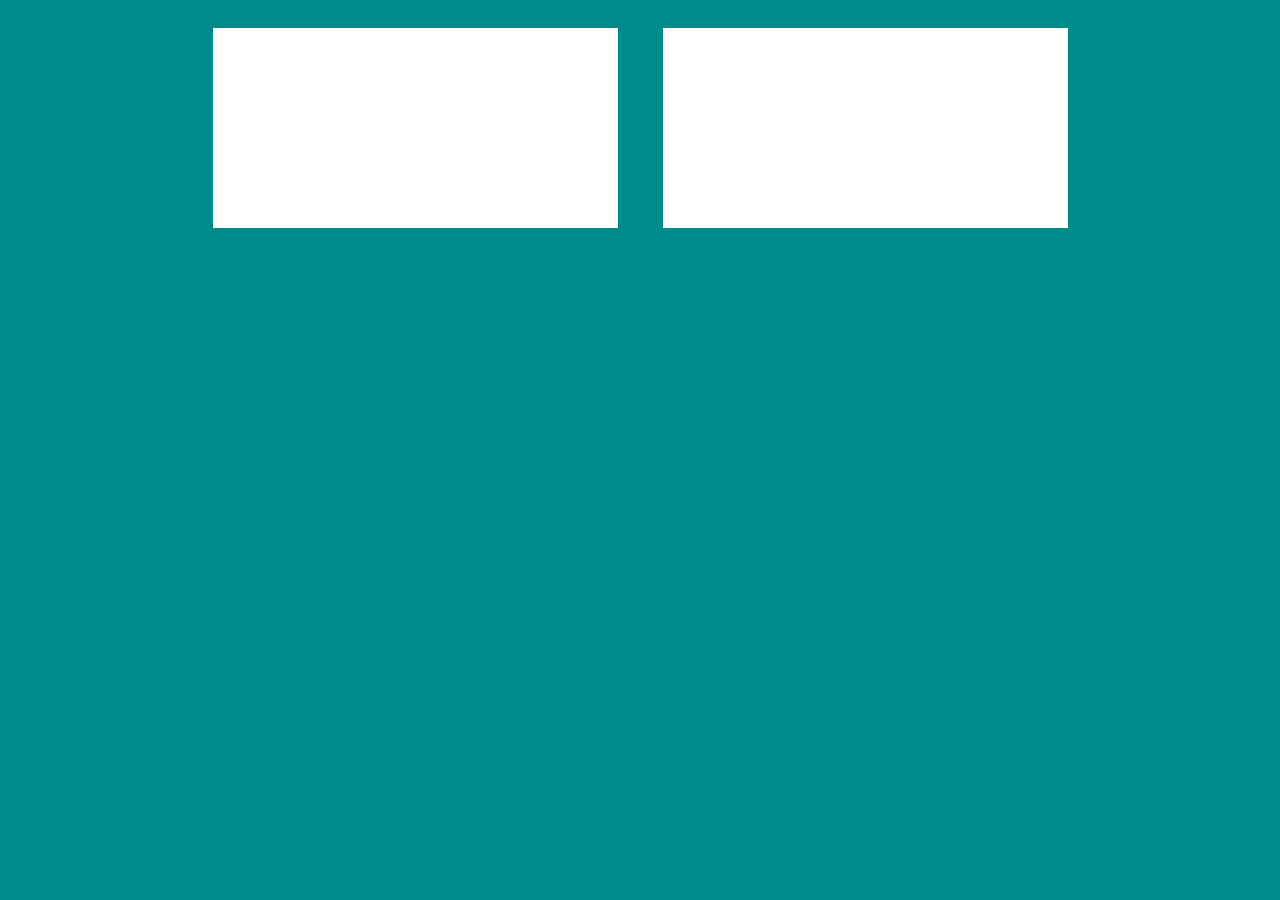
<file: class2/simple-media-query/index.html>
<!DOCTYPE html>
<html>
  <head>
    <meta charset="utf-8">
    <meta http-equiv="X-UA-Compatible" content="IE=Edge">
    <title></title>
    <meta name="viewport" content="width=device-width, initial-scale=1">
    <link rel="stylesheet" href="css/style.css">
  </head>
  <body>
    <main>
      <section>
      </section>
      <section>
      </section>
    </main>
  </body>
</html>
</file>
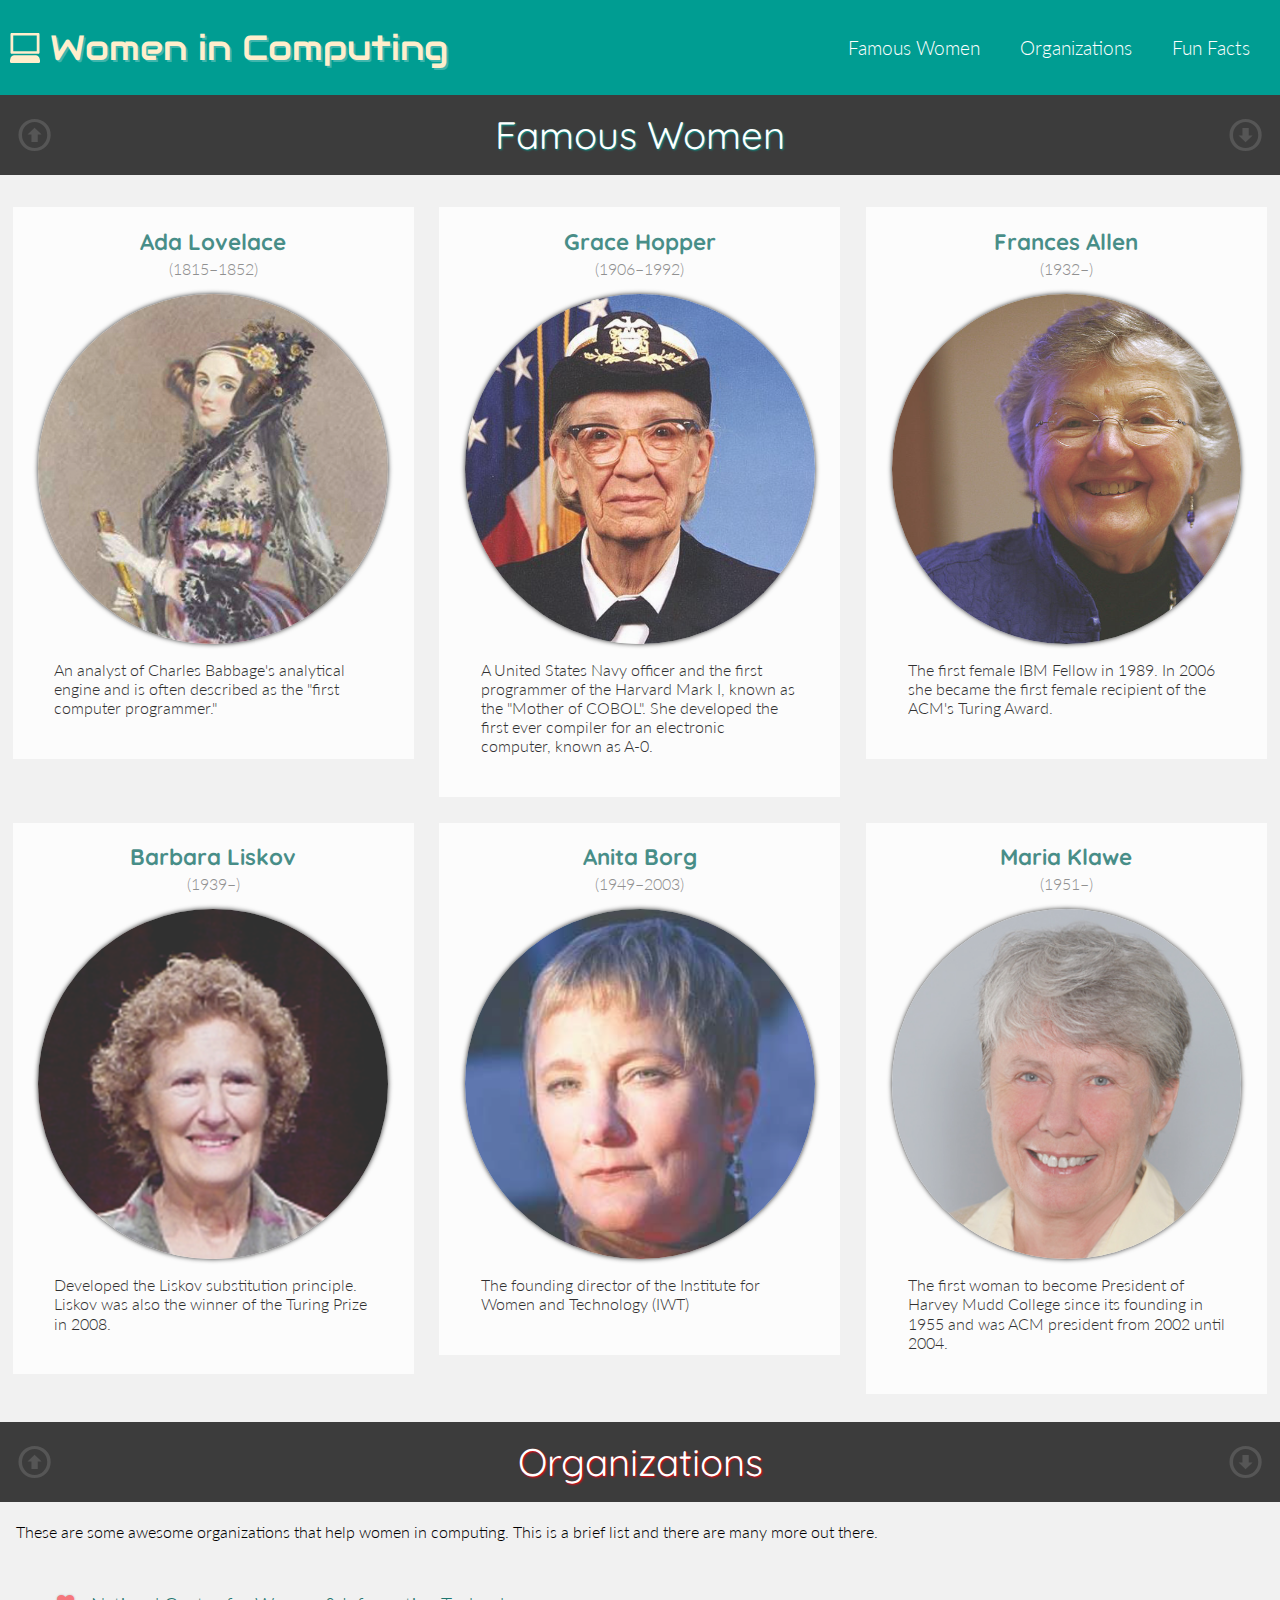
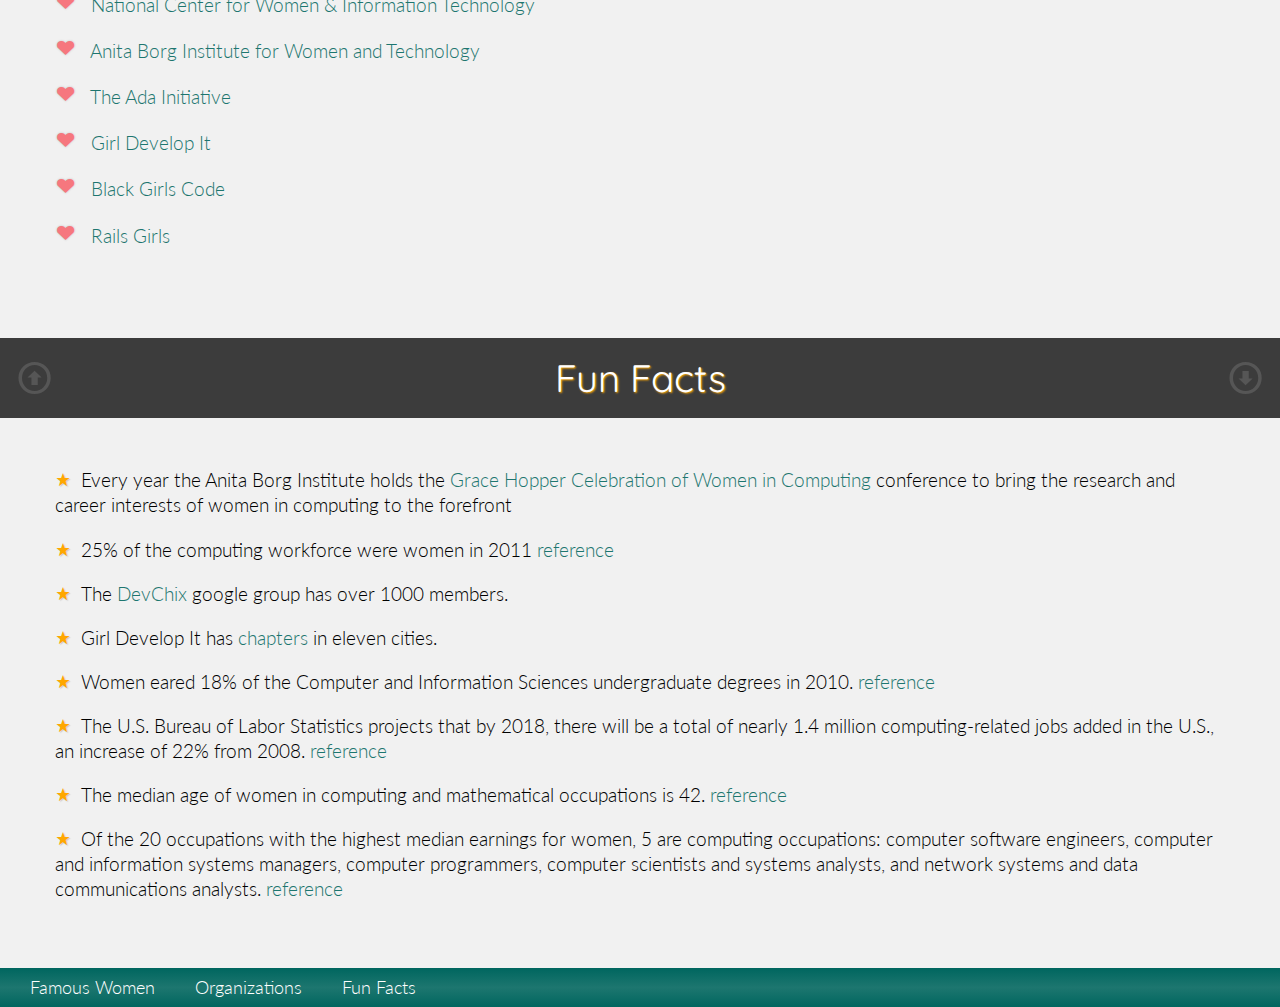
<file: class3old/completed/index.html>
<!DOCTYPE HTML PUBLIC "-//W3C//DTD HTML 4.01//EN" "http://www.w3.org/TR/html4/strict.dtd">
<html>
  <head>
    <title>Women in Computing</title>
    <meta http-equiv="Content-Type" content="text/html; charset=utf-8"/>
    <link href='http://fonts.googleapis.com/css?family=Audiowide|Quicksand:300,400,700|Lato:100,300,400,700,900,100italic,300italic,400italic,700italic,900italic' rel='stylesheet' type='text/css'/>
    <link rel="stylesheet" type="text/css" href="stylesheets/reset.css" />
    <link rel="stylesheet" type="text/css" href="stylesheets/styles.css" charset="utf-8"/>
  </head>
  <body>
    <header>
      <h1>Women in Computing</h1>
      <nav>
        <ul>
          <li>
            <a href="#famous">Famous Women</a>
          </li>
          <li>
            <a href="#organizations">Organizations</a>
          </li>
          <li>
            <a href="#facts">Fun Facts</a>
          </li>
        </ul>
      </nav>
    </header>

    <div id="main">
      <section id="famous">
        <a name="famous"></a>
        <h2>Famous Women</h2>
        <a class="jump up" href="#">&igrave;</a>
        <a class="jump down" href="#organizations">&iacute;</a>
        <div class = "wrapper">
          <article class = "woman" itemscope itemtype = "http://schema.org/Person">
            <h3>
              <a href="http://en.wikipedia.org/wiki/Ada_Lovelace" itemprop = "url"><span itemprop = "givenName">Ada</span> <span itemprop = "familyName">Lovelace</span></a>
            </h3>

            <h4>(1815&ndash;1852)</h4>
            <img src="images/ada_lovelace.jpg" alt="Ada Lovelace" />
            <p>An analyst of Charles Babbage's analytical engine and is often
              described as the "<span itemprop = "jobTitle">first computer programmer</span>."</p>
          </article>
          <article class = "woman" itemscope itemtype = "http://schema.org/Person">
            <h3>
              <a href="http://en.wikipedia.org/wiki/Grace_Hopper" itemprop = "url"><span itemprop = "givenName">Grace</span> <span itemprop = "familyName">Hopper</span></a>
            </h3>
            <h4>(1906&ndash;1992)</h4>
            <img src="images/grace_hopper.jpg" alt ="Grace Hopper" />
            <p>A <span itemprop = "jobTitle">United States Navy</span> officer and the first programmer of the
              Harvard Mark I, known as the "Mother of COBOL". She developed the
              first ever compiler for an electronic computer, known as A-0.</p>
          </article>
          <article class = "woman" itemscope itemtype = "http://schema.org/Person">
            <h3>
              <a href="http://en.wikipedia.org/wiki/Frances_E._Allen" itemprop = "url"><span itemprop = "givenName">Frances</span> <span itemprop = "familyName">Allen</span></a>
            </h3>
            <h4>(1932&ndash;)</h4>
            <img src="images/frances_allen.jpg" alt="Frances Allen" />
            <p>The first female <span itemprop = "jobTitle">IBM Fellow</span> in 1989. In 2006 she became the first
              female recipient of the <span itemprop = "award">ACM's Turing Award.</span></p>
          </article>
          <article class="woman" itemscope itemtype = "http://schema.org/Person">
            <h3>
              <a href="http://en.wikipedia.org/wiki/Barbara_Liskov" itemprop = "url"><span itemprop = "givenName">Barbara</span> <span itemprop = "familyName">Liskov</span></a>
            </h3>
            <h4>(1939&ndash;)</h4>
            <img src="images/barbara_liskov.png" alt="Barbara Liskov" />
            <p>Developed the Liskov substitution principle. Liskov was also the
              winner of the <span itemprop = "award">Turing Prize</span> in 2008.</p>
          </article>
          <article class = "woman" itemscope itemtype = "http://schema.org/Person">
            <h3>
              <a href="http://en.wikipedia.org/wiki/Anita_Borg" itemprop = "url"><span itemprop = "givenName">Anita</span> <span itemprop = "familyName">Borg</span></a>
            </h3>
            <h4>(1949&ndash;2003)</h4>
            <img src="images/anita_borg.jpg" alt="Anita Borg" />
            <p><span itemprop = "jobTitle">The founding director of the Institute for Women and Technology (IWT)</span></p>
          </article>
          <article class = "woman" itemscope itemtype = "http://schema.org/Person">
            <h3>
              <a href="http://en.wikipedia.org/wiki/Maria_Klawe" itemprop = "url"><span itemprop = "givenName">Maria</span> <span itemprop = "familyName">Klawe</span></a>
            </h3>
            <h4>(1951&ndash;)</h4>
            <img src="images/maria_klawe.jpg" alt="Maria Klawe" />
            <p>The first woman to become <span itemprop = "jobTitle">President of Harvey Mudd College</span> since
              its founding in 1955 and was <span itemprop = "jobTitle">ACM president</span> from 2002 until 2004.</p>
          </article>
        </div>
      </section>

      <section id="organizations">
        <a name="organizations"></a>
        <h2>Organizations</h2>
        <a class="jump up" href="#famous">&igrave;</a>
        <a class="jump down" href="#facts">&iacute;</a>
        <div class = "wrapper">
          <p>These are some awesome organizations that help women in computing.
            This is a brief list and there are many more out there.</p>

          <ul>
            <li>
              <a href="http://www.ncwit.org/">National Center for Women & Information Technology</a>
              <img src="images/logos/ncwit.png" alt="National Center for Women & Information Technology logo" />
            </li>
            <li>
              <a href="http://anitaborg.org/">Anita Borg Institute for Women and Technology</a>
              <img src="images/logos/anitaborg.gif" alt="Anita Borg Institute for Women and Technology logo" />
            </li>
            <li>
              <a href="http://adainitiative.org/">The Ada Initiative</a>
              <img src="images/logos/adainitiative.png" alt="The Ada Initiative logo" />
            </li>
            <li>
              <a href="http://girldevelopit.com/">Girl Develop It</a>
              <img src="images/logos/gdi.png" alt="Girl Develop It logo" />
            </li>
            <li>
              <a href="http://www.blackgirlscode.com/">Black Girls Code</a>
              <img src="images/logos/blackgirlscode.jpg" alt="Black Girls Code logo" />
            </li>
            <li>
              <a href="http://railsgirls.com/">Rails Girls</a>
              <img src="images/logos/railsgirls.png" alt="Rails Girls logo" />
            </li>
          </ul>
        </div>
      </section>

      <section id="facts">
        <a name="facts"></a>
        <h2>Fun Facts</h2>
        <a class="jump up" href="#organizations">&igrave;</a>
        <a class="jump down" href="#bottom">&iacute;</a>
        <div class = "wrapper">
          <ul>
            <li>Every year the Anita Borg Institute holds the
              <a href="http://anitaborg.org/initiatives/ghc/">Grace Hopper
              Celebration of Women in Computing</a> conference to bring the
              research and career interests of women in computing to the
              forefront</li>
            <li>25% of the computing workforce were women in 2011
              <a href="http://www.bls.gov/cps/cpsaat11.htm">reference</a></li>
            <li>The <a href="https://twitter.com/DevChix">DevChix</a> google group has over 1000 members.</li>
            <li>Girl Develop It has <a href="http://girldevelopit.com/chapters">chapters</a> in eleven cities.</li>
            <li>Women eared 18% of the Computer and Information Sciences
              undergraduate degrees in 2010. <a href="http://www.ncwit.org/sites/default/files/resources/2012bythenumbers_web.pdf">
              reference</a></li>
            <li>The U.S. Bureau of Labor Statistics projects that by 2018, there
              will be a total of nearly 1.4 million computing-related jobs added
              in the U.S., an increase of 22% from 2008.
              <a href="http://www.ncwit.org/sites/default/files/resources/scorecard2010_printversion_web.pdf">reference</a></li>
            <li>The median age of women in computing and mathematical occupations
              is 42. <a href="http://www.ncwit.org/blog/did-you-know-demographics-technical-women">reference</a></li>
            <li>Of the 20 occupations with the highest median earnings for women,
              5 are computing occupations: computer software engineers, computer
              and information systems managers, computer programmers, computer
              scientists and systems analysts, and network systems and data
              communications analysts. <a href="http://www.ncwit.org/blog/did-you-know-demographics-technical-women">reference</a></li>
          </ul>
        </div>
      </section>
    </div>

    <footer>
      <nav>
        <ul>
          <li>
            <a href="#famous">Famous Women</a>
          </li>
          <li>
            <a href="#organizations">Organizations</a>
          </li>
          <li>
            <a href="#facts">Fun Facts</a>
          </li>
        </ul>
      </nav>
    </footer>
    <a name="bottom"></a>
  </body>
</html>
</file>
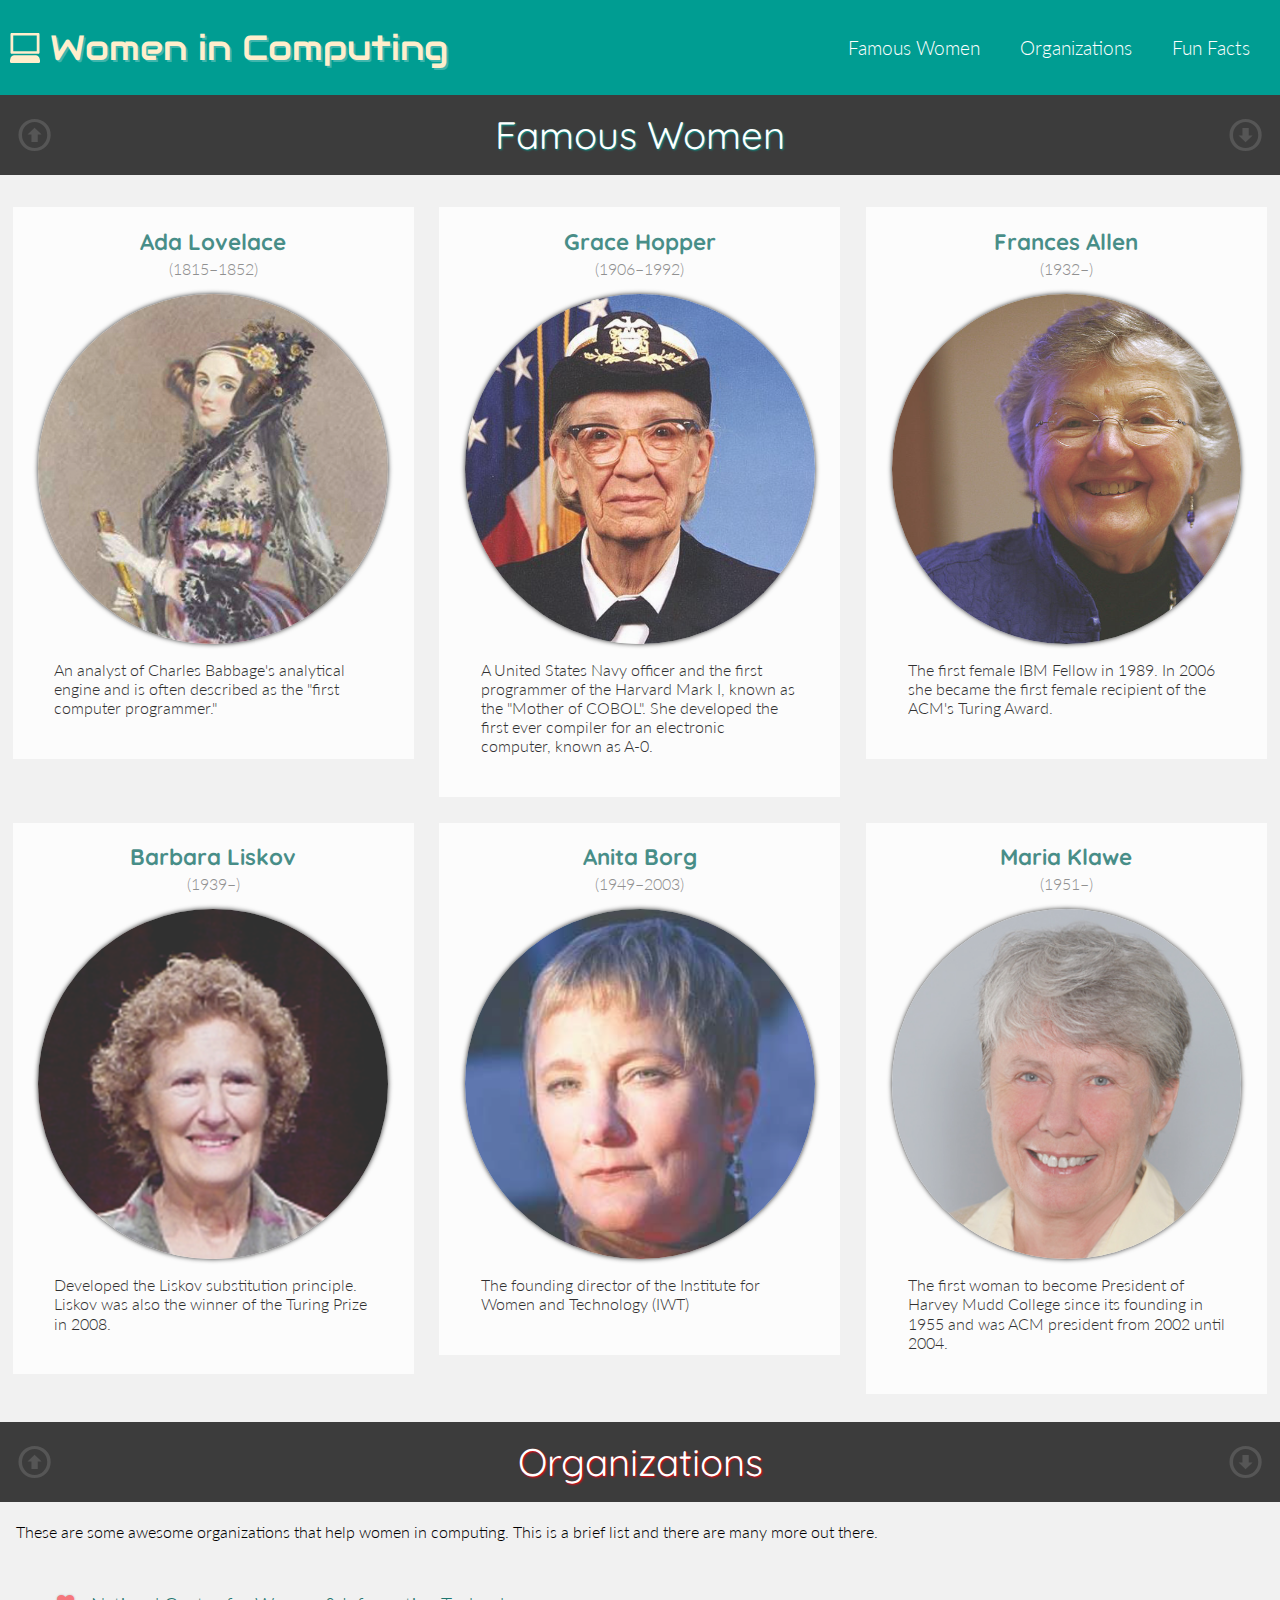
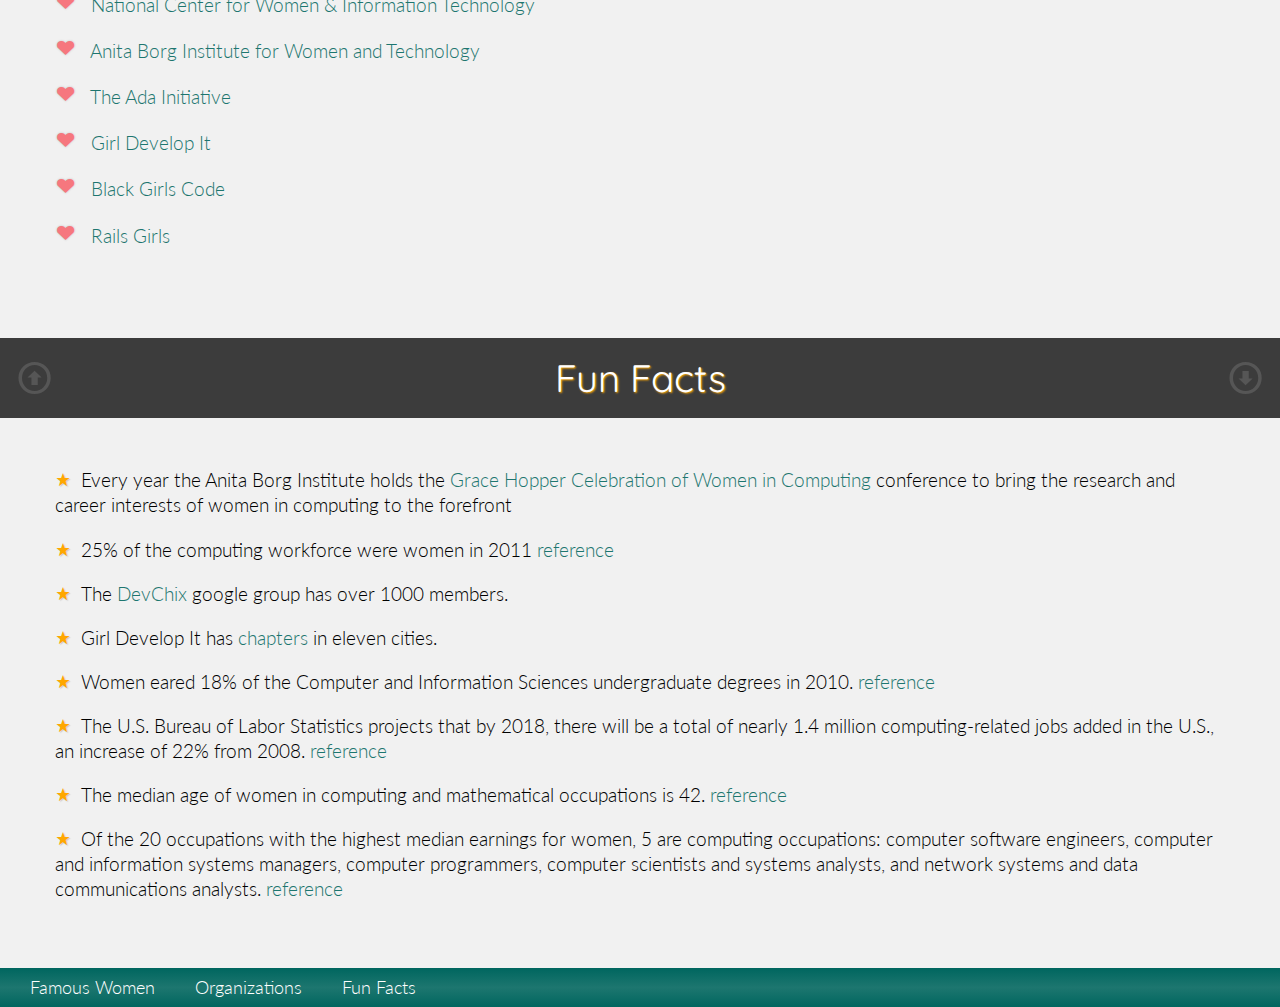
<file: class3old/practice/index.html>
<!DOCTYPE HTML PUBLIC "-//W3C//DTD HTML 4.01//EN" "http://www.w3.org/TR/html4/strict.dtd">
<html>
  <head>
    <title>Women in Computing</title>
    <meta http-equiv="Content-Type" content="text/html; charset=utf-8"/>
    <link href='http://fonts.googleapis.com/css?family=Audiowide|Quicksand:300,400,700|Lato:100,300,400,700,900,100italic,300italic,400italic,700italic,900italic' rel='stylesheet' type='text/css'/>
    <link rel="stylesheet" type="text/css" href="stylesheets/reset.css" />
    <link rel="stylesheet" type="text/css" href="stylesheets/styles.css" charset="utf-8"/>
  </head>
  <body>
    <header>
      <h1>Women in Computing</h1>
      <nav>
        <ul>
          <li>
            <a href="#famous">Famous Women</a>
          </li>
          <li>
            <a href="#organizations">Organizations</a>
          </li>
          <li>
            <a href="#facts">Fun Facts</a>
          </li>
        </ul>
      </nav>
    </header>

    <div id="main">
      <section id="famous">
        <a name="famous"></a>
        <h2>Famous Women</h2>
        <a class="jump up" href="#">&igrave;</a>
        <a class="jump down" href="#organizations">&iacute;</a>
        <div class = "wrapper">
          <article class = "woman">
            <h3>
              <a href="http://en.wikipedia.org/wiki/Ada_Lovelace">Ada Lovelace</a>
            </h3>

            <h4>(1815&ndash;1852)</h4>
            <img src="images/ada_lovelace.jpg" alt="Ada Lovelace" />
            <p>An analyst of Charles Babbage's analytical engine and is often
              described as the "first computer programmer."</p>
          </article>
          <article class = "woman">
            <h3>
              <a href="http://en.wikipedia.org/wiki/Grace_Hopper">Grace Hopper</a>
            </h3>
            <h4>(1906&ndash;1992)</h4>
            <img src="images/grace_hopper.jpg" alt ="Grace Hopper" />
            <p>A United States Navy officer and the first programmer of the
              Harvard Mark I, known as the "Mother of COBOL". She developed the
              first ever compiler for an electronic computer, known as A-0.</p>
          </article>
          <article class = "woman">
            <h3>
              <a href="http://en.wikipedia.org/wiki/Frances_E._Allen">Frances Allen</a>
            </h3>
            <h4>(1932&ndash;)</h4>
            <img src="images/frances_allen.jpg" alt="Frances Allen" />
            <p>The first female IBM Fellow in 1989. In 2006 she became the first
              female recipient of the ACM's Turing Award.</p>
          </article>
          <article class="woman">
            <h3>
              <a href="http://en.wikipedia.org/wiki/Barbara_Liskov">Barbara Liskov</a>
            </h3>
            <h4>(1939&ndash;)</h4>
            <img src="images/barbara_liskov.png" alt="Barbara Liskov" />
            <p>Developed the Liskov substitution principle. Liskov was also the
              winner of the Turing Prize in 2008.</p>
          </article>
          <article class = "woman">
            <h3>
              <a href="http://en.wikipedia.org/wiki/Anita_Borg">Anita Borg</a>
            </h3>
            <h4>(1949&ndash;2003)</h4>
            <img src="images/anita_borg.jpg" alt="Anita Borg" />
            <p>The founding director of the Institute for Women and Technology
              (IWT)</p>
          </article>
          <article class = "woman">
            <h3>
              <a href="http://en.wikipedia.org/wiki/Maria_Klawe">Maria Klawe</a>
            </h3>
            <h4>(1951&ndash;)</h4>
            <img src="images/maria_klawe.jpg" alt="Maria Klawe" />
            <p>The first woman to become President of Harvey Mudd College since
              its founding in 1955 and was ACM president from 2002 until 2004.</p>
          </article>
        </div>
      </section>

      <section id="organizations">
        <a name="organizations"></a>
        <h2>Organizations</h2>
        <a class="jump up" href="#famous">&igrave;</a>
        <a class="jump down" href="#facts">&iacute;</a>
        <div class = "wrapper">
          <p>These are some awesome organizations that help women in computing.
            This is a brief list and there are many more out there.</p>

          <ul>
            <li>
              <a href="http://www.ncwit.org/">National Center for Women & Information Technology</a>
              <img src="images/logos/ncwit.png" alt="National Center for Women & Information Technology logo" />
            </li>
            <li>
              <a href="http://anitaborg.org/">Anita Borg Institute for Women and Technology</a>
              <img src="images/logos/anitaborg.gif" alt="Anita Borg Institute for Women and Technology logo" />
            </li>
            <li>
              <a href="http://adainitiative.org/">The Ada Initiative</a>
              <img src="images/logos/adainitiative.png" alt="The Ada Initiative logo" />
            </li>
            <li>
              <a href="http://girldevelopit.com/">Girl Develop It</a>
              <img src="images/logos/gdi.png" alt="Girl Develop It logo" />
            </li>
            <li>
              <a href="http://www.blackgirlscode.com/">Black Girls Code</a>
              <img src="images/logos/blackgirlscode.jpg" alt="Black Girls Code logo" />
            </li>
            <li>
              <a href="http://railsgirls.com/">Rails Girls</a>
              <img src="images/logos/railsgirls.png" alt="Rails Girls logo" />
            </li>
          </ul>
        </div>
      </section>

      <section id="facts">
        <a name="facts"></a>
        <h2>Fun Facts</h2>
        <a class="jump up" href="#organizations">&igrave;</a>
        <a class="jump down" href="#bottom">&iacute;</a>
        <div class = "wrapper">
          <ul>
            <li>Every year the Anita Borg Institute holds the
              <a href="http://anitaborg.org/initiatives/ghc/">Grace Hopper
              Celebration of Women in Computing</a> conference to bring the
              research and career interests of women in computing to the
              forefront</li>
            <li>25% of the computing workforce were women in 2011
              <a href="http://www.bls.gov/cps/cpsaat11.htm">reference</a></li>
            <li>The <a href="https://twitter.com/DevChix">DevChix</a> google group has over 1000 members.</li>
            <li>Girl Develop It has <a href="http://girldevelopit.com/chapters">chapters</a> in eleven cities.</li>
            <li>Women eared 18% of the Computer and Information Sciences
              undergraduate degrees in 2010. <a href="http://www.ncwit.org/sites/default/files/resources/2012bythenumbers_web.pdf">
              reference</a></li>
            <li>The U.S. Bureau of Labor Statistics projects that by 2018, there
              will be a total of nearly 1.4 million computing-related jobs added
              in the U.S., an increase of 22% from 2008.
              <a href="http://www.ncwit.org/sites/default/files/resources/scorecard2010_printversion_web.pdf">reference</a></li>
            <li>The median age of women in computing and mathematical occupations
              is 42. <a href="http://www.ncwit.org/blog/did-you-know-demographics-technical-women">reference</a></li>
            <li>Of the 20 occupations with the highest median earnings for women,
              5 are computing occupations: computer software engineers, computer
              and information systems managers, computer programmers, computer
              scientists and systems analysts, and network systems and data
              communications analysts. <a href="http://www.ncwit.org/blog/did-you-know-demographics-technical-women">reference</a></li>
          </ul>
        </div>
      </section>
    </div>

    <footer>
      <nav>
        <ul>
          <li>
            <a href="#famous">Famous Women</a>
          </li>
          <li>
            <a href="#organizations">Organizations</a>
          </li>
          <li>
            <a href="#facts">Fun Facts</a>
          </li>
        </ul>
      </nav>
    </footer>
    <a name="bottom"></a>
  </body>
</html>
</file>
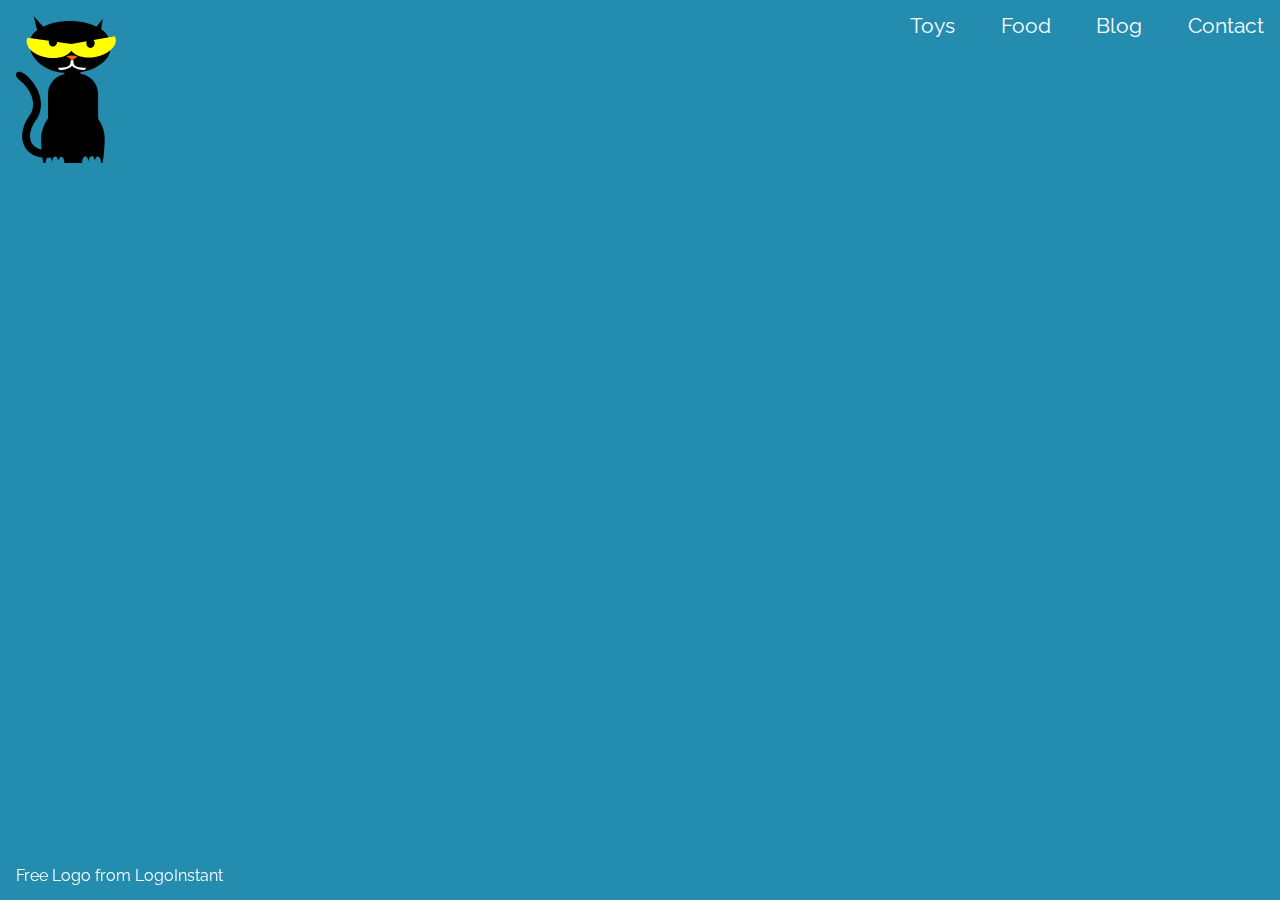
<file: class3/mobile-menu/completed/index.html>
<!DOCTYPE html>
<html>
  <head>
    <meta charset="utf-8">
    <meta http-equiv="X-UA-Compatible" content="IE=Edge">
    <meta name="viewport" content="width=device-width, initial-scale=1">
    <title>Mobile Menu</title>
    <link rel="stylesheet" type="text/css" href="stylesheets/reset.css" />
    <link rel="stylesheet" type="text/css" href="stylesheets/styles.css"/>
  </head>
  <body>
    <header class="site-header">
      <img src="images/logo.svg" class="logo"/>
      <nav id="js-site-menu" class="site-menu">
        <ul>
          <li>
            <a href="#">Toys</a>
          </li>
          <li>
            <a href="#">Food</a>
          </li>
          <li>
            <a href="#">Blog</a>
          </li>
          <li>
            <a href="#">Contact</a>
          </li>
        </ul>
      </nav>
      <img src="images/menu-icon.svg" id="js-menu-icon" class="menu-icon"/>
    </header>
    <main>
    </main>
    <footer>
      <a href="http://www.logoinstant.com" title="Free Logo">Free Logo from LogoInstant</a>
    </footer>

    <script src="javascript/jquery-1.11.2.min.js"></script>
    <script src="javascript/mobile-menu.js"></script>

  </body>
</html>
</file>
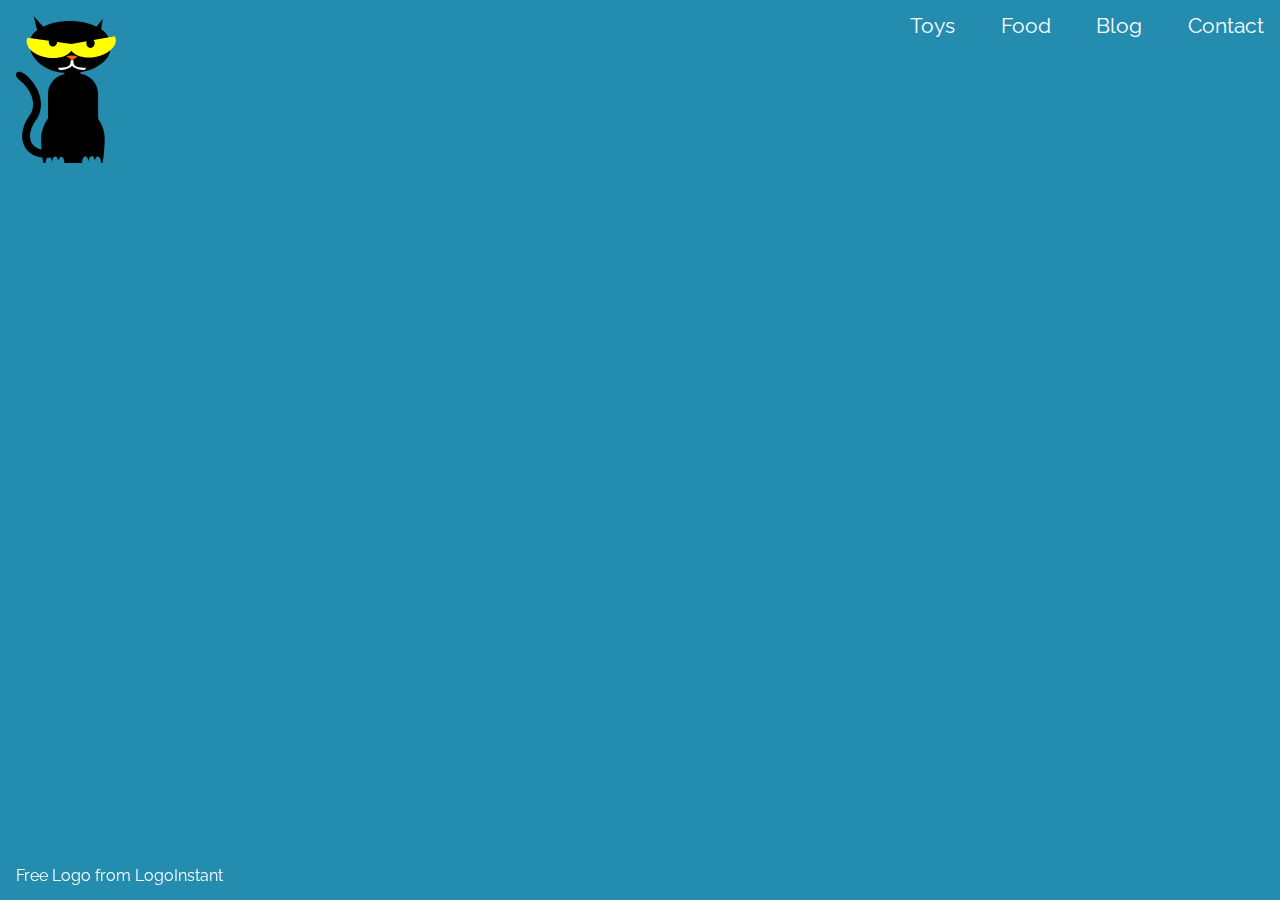
<file: class3/mobile-menu/practice/index.html>
<!DOCTYPE html>
<html>
  <head>
    <meta charset="utf-8">
    <meta http-equiv="X-UA-Compatible" content="IE=Edge">
    <meta name="viewport" content="width=device-width, initial-scale=1">
    <title>Mobile Menu</title>
    <link rel="stylesheet" type="text/css" href="stylesheets/reset.css" />
    <link rel="stylesheet" type="text/css" href="stylesheets/styles.css"/>
  </head>
  <body>
    <header class="site-header">
      <img src="images/logo.svg" class="logo"/>
      <nav id="js-site-menu" class="site-menu">
        <ul>
          <li>
            <a href="#">Toys</a>
          </li>
          <li>
            <a href="#">Food</a>
          </li>
          <li>
            <a href="#">Blog</a>
          </li>
          <li>
            <a href="#">Contact</a>
          </li>
        </ul>
      </nav>
      <!-- <img src="images/menu-icon.svg" id="js-menu-icon" class="menu-icon"/> -->
    </header>
    <main>
    </main>
    <footer>
      <a href="http://www.logoinstant.com" title="Free Logo">Free Logo from LogoInstant</a>
    </footer>

    <script src="javascript/jquery-1.11.2.min.js"></script>
    <script src="javascript/mobile-menu.js"></script>

  </body>
</html>
</file>
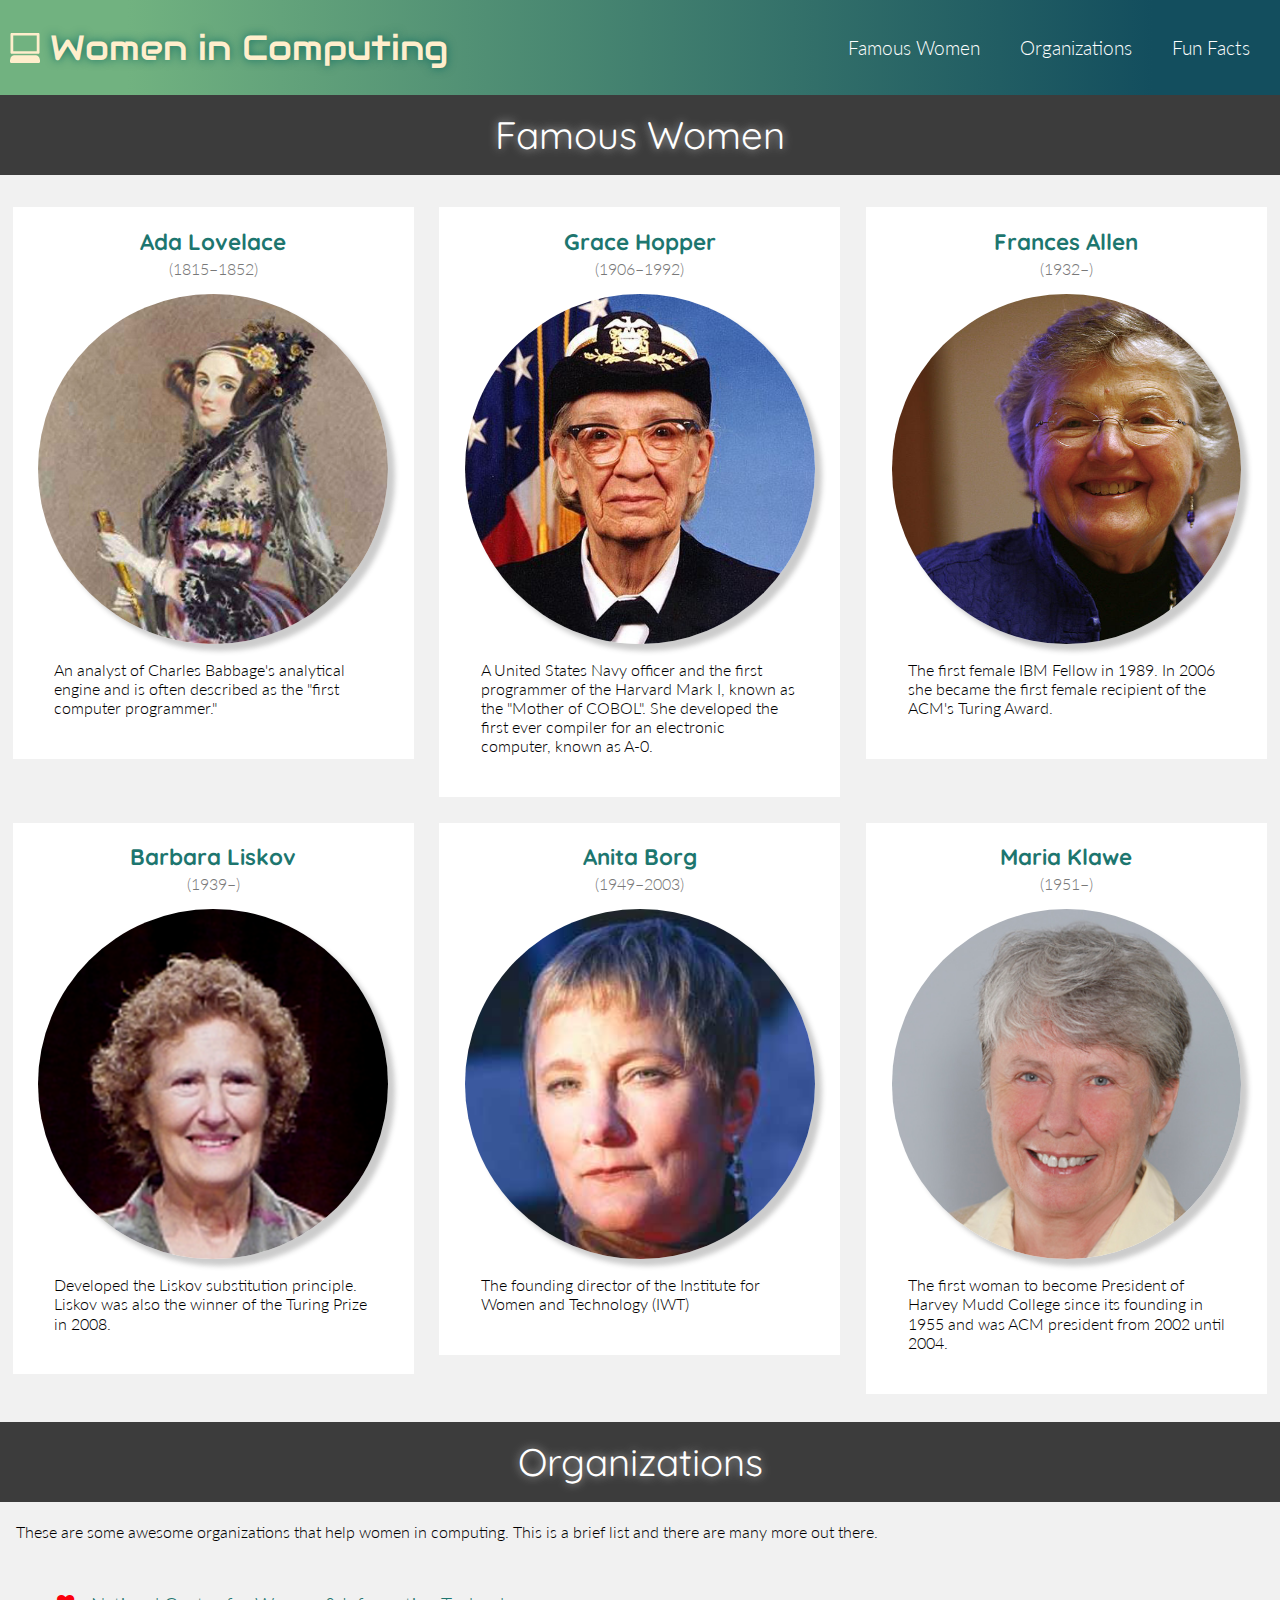
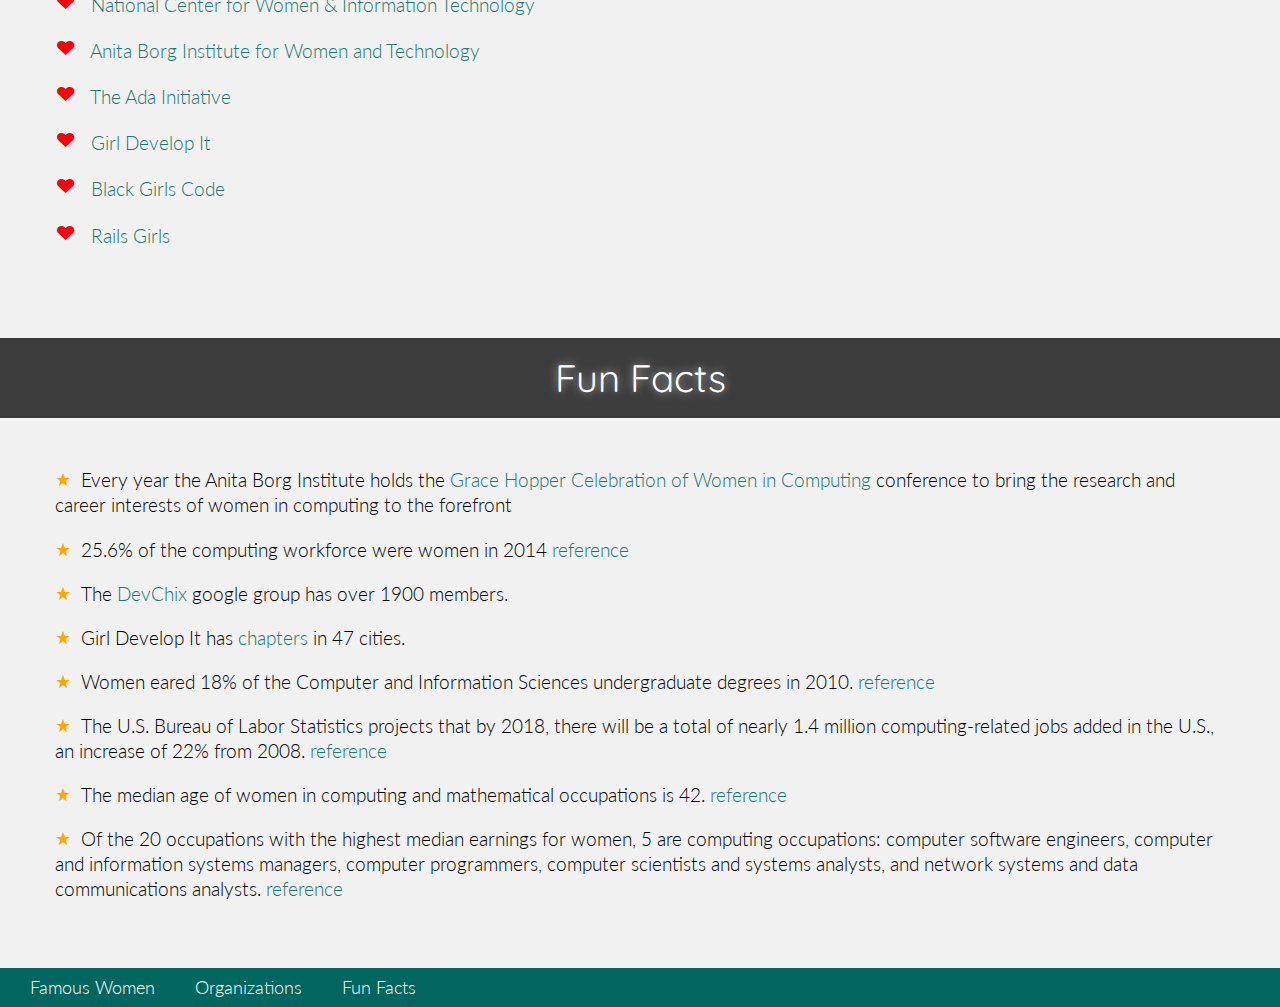
<file: class3/women-in-computing/completed/index.html>
<!DOCTYPE html>
<html>
  <head>
    <meta charset="utf-8">
    <meta http-equiv="X-UA-Compatible" content="IE=Edge">
    <title>Women in Computing</title>
    <meta name="viewport" content="width=device-width, initial-scale=1">
    <link href='http://fonts.googleapis.com/css?family=Audiowide|Quicksand:300,400,700|Lato:100,300,400,700,900,100italic,300italic,400italic,700italic,900italic' rel='stylesheet' type='text/css'/>
    <link rel="stylesheet" type="text/css" href="stylesheets/reset.css" />
    <link rel="stylesheet" type="text/css" href="stylesheets/styles.css"/>
  </head>
  <body>
    <header class="clearfix">
      <h1>Women in Computing</h1>
      <nav>
        <ul>
          <li>
            <a href="#famous">Famous Women</a>
          </li>
          <li>
            <a href="#organizations">Organizations</a>
          </li>
          <li>
            <a href="#facts">Fun Facts</a>
          </li>
        </ul>
      </nav>
    </header>

    <main>
      <section id="famous">
        <h2>Famous Women</h2>

        <div class="wrapper">
          <article class="woman">
            <h3>
              <a href="http://en.wikipedia.org/wiki/Ada_Lovelace">Ada Lovelace</a>
            </h3>

            <h4>(1815&ndash;1852)</h4>
            <img src="images/ada_lovelace.jpg" alt="Ada Lovelace" />
            <p>An analyst of Charles Babbage's analytical engine and is often
              described as the "first computer programmer."</p>
          </article>

          <article class="woman">
            <h3>
              <a href="http://en.wikipedia.org/wiki/Grace_Hopper">Grace Hopper</a>
            </h3>
            <h4>(1906&ndash;1992)</h4>
            <img src="images/grace_hopper.jpg" alt ="Grace Hopper" />
            <p>A United States Navy officer and the first programmer of the
              Harvard Mark I, known as the "Mother of COBOL". She developed the
              first ever compiler for an electronic computer, known as A-0.</p>
          </article>

          <article class="woman">
            <h3>
              <a href="http://en.wikipedia.org/wiki/Frances_E._Allen">Frances Allen</a>
            </h3>
            <h4>(1932&ndash;)</h4>
            <img src="images/frances_allen.jpg" alt="Frances Allen" />
            <p>The first female IBM Fellow in 1989. In 2006 she became the first
              female recipient of the ACM's Turing Award.</p>
          </article>

          <article class="woman">
            <h3>
              <a href="http://en.wikipedia.org/wiki/Barbara_Liskov">Barbara Liskov</a>
            </h3>
            <h4>(1939&ndash;)</h4>
            <img src="images/barbara_liskov.png" alt="Barbara Liskov" />
            <p>Developed the Liskov substitution principle. Liskov was also the
              winner of the Turing Prize in 2008.</p>
          </article>
          <article class="woman">
            <h3>
              <a href="http://en.wikipedia.org/wiki/Anita_Borg">Anita Borg</a>
            </h3>
            <h4>(1949&ndash;2003)</h4>
            <img src="images/anita_borg.jpg" alt="Anita Borg" />
            <p>The founding director of the Institute for Women and Technology
              (IWT)</p>
          </article>

          <article class="woman">
            <h3>
              <a href="http://en.wikipedia.org/wiki/Maria_Klawe">Maria Klawe</a>
            </h3>
            <h4>(1951&ndash;)</h4>
            <img src="images/maria_klawe.jpg" alt="Maria Klawe" />
            <p>The first woman to become President of Harvey Mudd College since
              its founding in 1955 and was ACM president from 2002 until 2004.</p>
          </article>
        </div>
      </section>

      <section id="organizations">
        <a name="organizations"></a>
        <h2>Organizations</h2>

        <div class="wrapper">
          <p>These are some awesome organizations that help women in computing.
            This is a brief list and there are many more out there.</p>

          <ul>
            <li>
              <a href="http://www.ncwit.org/">National Center for Women & Information Technology</a>
              <img src="images/logos/ncwit.png" alt="National Center for Women & Information Technology logo" />
            </li>
            <li>
              <a href="http://anitaborg.org/">Anita Borg Institute for Women and Technology</a>
              <img src="images/logos/anitaborg.gif" alt="Anita Borg Institute for Women and Technology logo" />
            </li>
            <li>
              <a href="http://adainitiative.org/">The Ada Initiative</a>
              <img src="images/logos/adainitiative.png" alt="The Ada Initiative logo" />
            </li>
            <li>
              <a href="http://girldevelopit.com/">Girl Develop It</a>
              <img src="images/logos/gdi.png" alt="Girl Develop It logo" />
            </li>
            <li>
              <a href="http://www.blackgirlscode.com/">Black Girls Code</a>
              <img src="images/logos/blackgirlscode.jpg" alt="Black Girls Code logo" />
            </li>
            <li>
              <a href="http://railsgirls.com/">Rails Girls</a>
              <img src="images/logos/railsgirls.png" alt="Rails Girls logo" />
            </li>
          </ul>
        </div>
      </section>

      <section id="facts">
        <a name="facts"></a>
        <h2>Fun Facts</h2>

        <div class="wrapper">
          <ul>
            <li>Every year the Anita Borg Institute holds the
              <a href="http://anitaborg.org/initiatives/ghc/">Grace Hopper
              Celebration of Women in Computing</a> conference to bring the
              research and career interests of women in computing to the
              forefront</li>
            <li>25.6% of the computing workforce were women in 2014
              <a href="http://www.bls.gov/cps/cpsaat11.htm">reference</a></li>
            <li>The <a href="https://twitter.com/DevChix">DevChix</a> google group has over 1900 members.</li>
            <li>Girl Develop It has <a href="http://girldevelopit.com/chapters">chapters</a> in 47 cities.</li>
            <li>Women eared 18% of the Computer and Information Sciences
              undergraduate degrees in 2010. <a href="http://www.ncwit.org/sites/default/files/resources/2012bythenumbers_web.pdf">
              reference</a></li>
            <li>The U.S. Bureau of Labor Statistics projects that by 2018, there
              will be a total of nearly 1.4 million computing-related jobs added
              in the U.S., an increase of 22% from 2008.
              <a href="http://www.ncwit.org/sites/default/files/resources/scorecard2010_printversion_web.pdf">reference</a></li>
            <li>The median age of women in computing and mathematical occupations
              is 42. <a href="http://www.ncwit.org/blog/did-you-know-demographics-technical-women">reference</a></li>
            <li>Of the 20 occupations with the highest median earnings for women,
              5 are computing occupations: computer software engineers, computer
              and information systems managers, computer programmers, computer
              scientists and systems analysts, and network systems and data
              communications analysts. <a href="http://www.ncwit.org/blog/did-you-know-demographics-technical-women">reference</a></li>
          </ul>
        </div>
      </section>
    </div>

    <footer class="clearfix">
      <nav>
        <ul>
          <li>
            <a href="#famous">Famous Women</a>
          </li>
          <li>
            <a href="#organizations">Organizations</a>
          </li>
          <li>
            <a href="#facts">Fun Facts</a>
          </li>
        </ul>
      </nav>
    </footer>
  </body>
</html>
</file>
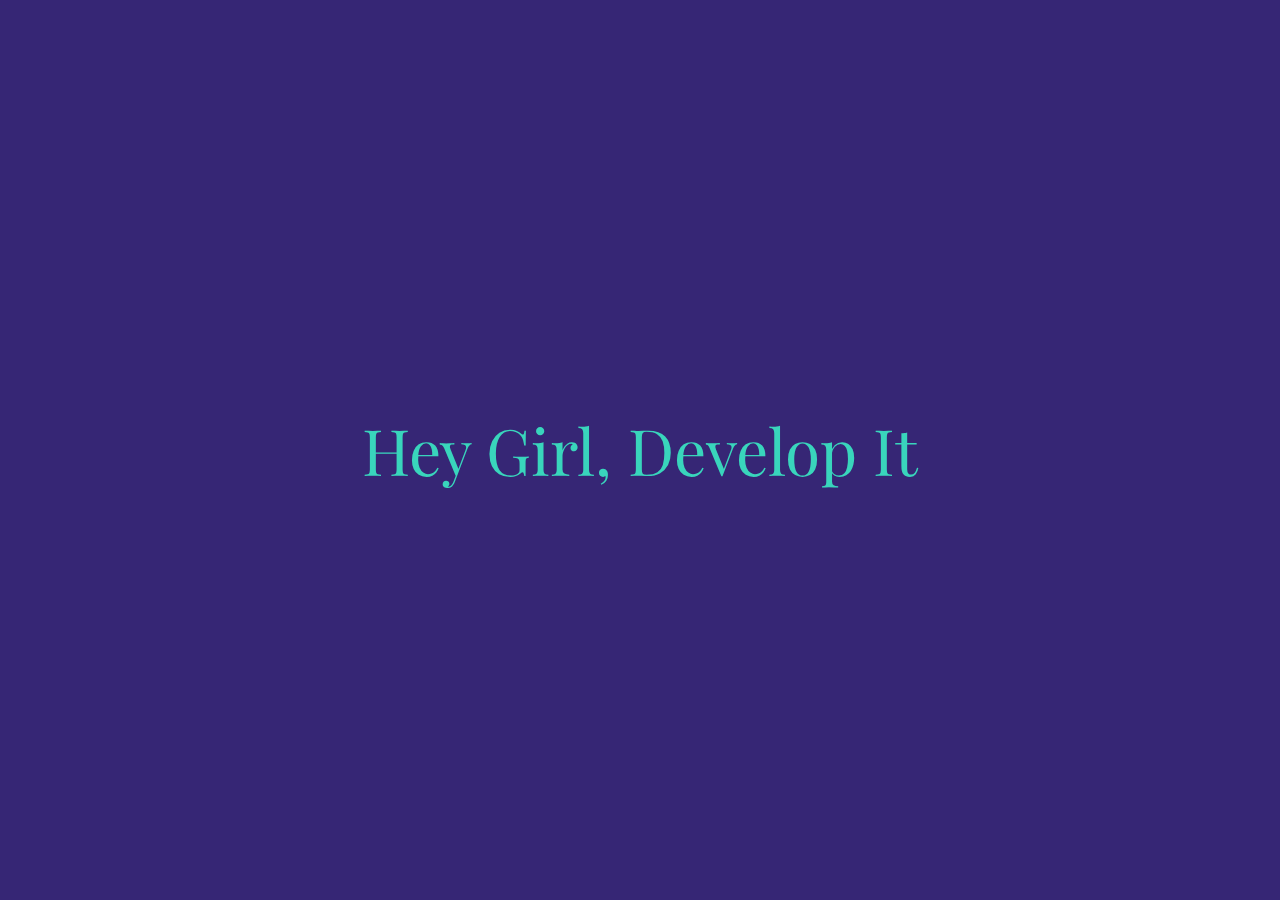
<file: class4/animate/completed/index.html>
<!DOCTYPE html>
<html>
  <head>
    <meta charset="utf-8">
    <meta http-equiv="X-UA-Compatible" content="IE=Edge">
    <meta name="viewport" content="width=device-width, initial-scale=1">
    <title>Simple Animation</title>
    <link rel="stylesheet" type="text/css" href="stylesheets/reset.css" />
    <link rel="stylesheet" type="text/css" href="stylesheets/styles.css"/>
    <link rel="stylesheet" type="text/css" href="stylesheets/bounce-animation.css"/>
  </head>
  <body>
    <h1 class="bounceOutDown">
      Hey Girl, Develop It
    </h1>
  </body>
</html>
</file>
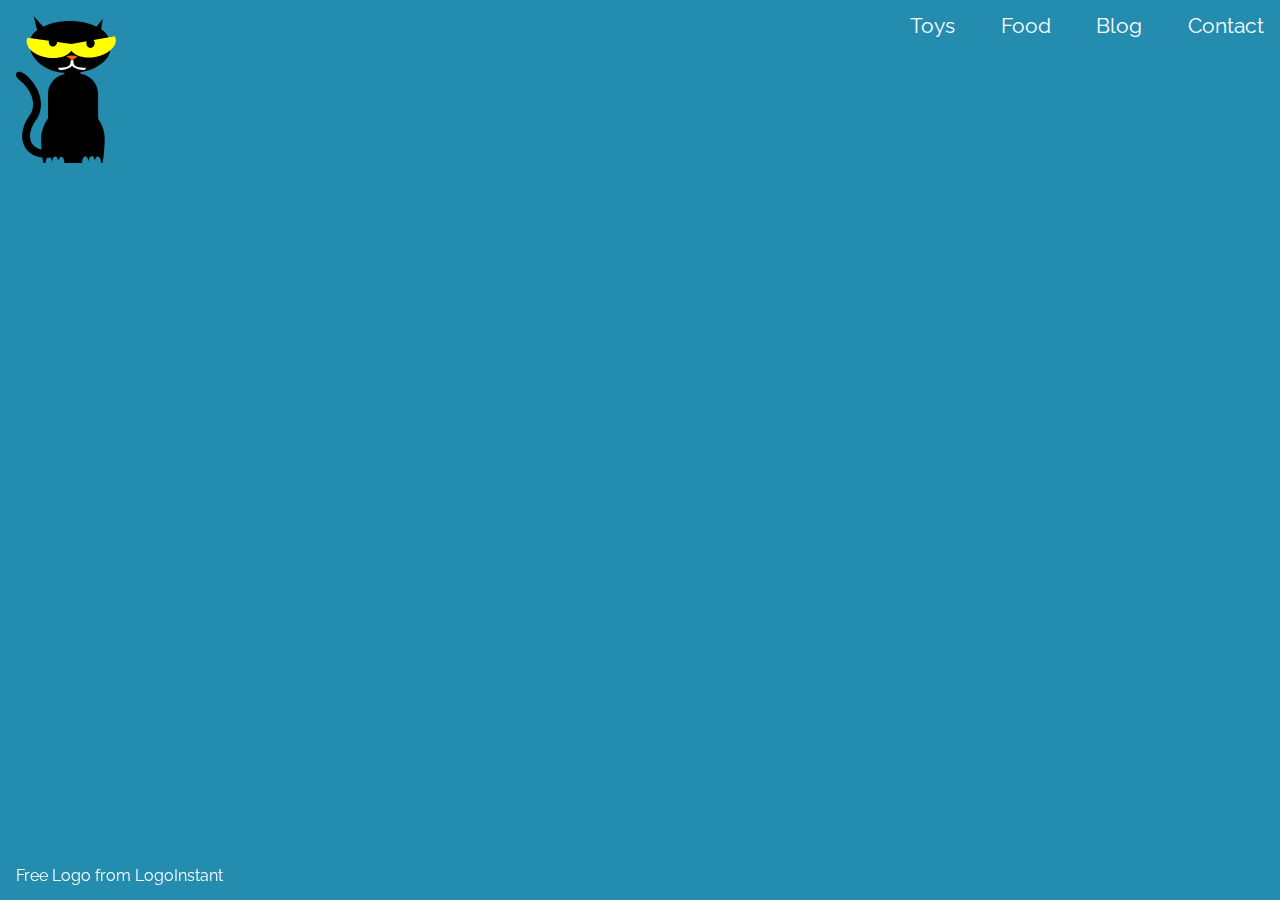
<file: class4/mobile-menu/completed/index.html>
<!DOCTYPE html>
<html>
  <head>
    <meta charset="utf-8">
    <meta http-equiv="X-UA-Compatible" content="IE=Edge">
    <meta name="viewport" content="width=device-width, initial-scale=1">
    <title>Mobile Menu</title>
    <link rel="stylesheet" type="text/css" href="stylesheets/reset.css" />
    <link rel="stylesheet" type="text/css" href="stylesheets/styles.css"/>
  </head>
  <body>
    <header class="site-header">
      <img src="images/logo.svg" class="logo"/>
      <nav id="js-site-menu" class="site-menu">
        <ul>
          <li>
            <a href="#">Toys</a>
          </li>
          <li>
            <a href="#">Food</a>
          </li>
          <li>
            <a href="#">Blog</a>
          </li>
          <li>
            <a href="#">Contact</a>
          </li>
        </ul>
      </nav>
      <a href="#" id="js-menu-icon" class="menu-icon"><img src="images/menu-icon.svg"/></a>
    </header>
    <main>
    </main>
    <footer>
      <a href="http://www.logoinstant.com" title="Free Logo">Free Logo from LogoInstant</a>
    </footer>

    <script src="javascript/jquery-1.11.2.min.js"></script>
    <script src="javascript/mobile-menu.js"></script>

  </body>
</html>
</file>
<file: class2/simple-media-query/css/style.css>
/* This css example styles mobile first
Default styles are for mobile. */

html {
  background: salmon;
}

/* Tablet and above */
@media (min-width: 501px) {
  html {
    background: khaki;
  }
}

/* Desktop and above */
@media (min-width: 961px) {
  html {
    background: darkcyan;
  }
}

main {
  max-width: 900px;
  margin: 0 auto;
}

section {
  background-color: white;
  height: 200px;
  margin: 20px 2.5%;
}

/* Desktop and above */
@media (min-width: 961px) {
  section {
    float: left;
    width: 45%;
  }
}
</file>
<file: class3old/completed/stylesheets/styles.css>
/* General Styles */
body {
  background-color: rgb(241, 241, 241);
  font-family: 'Lato', Arial, sans-serif;
  font-size: 16px;
  font-weight: 300;
  line-height: 1.2em;
  margin: 0px auto;
  min-width: 960px;
  width: 100%;
}

p {
  margin: 1em;
}

a {
  color: #1D766F;
  text-decoration: none;

  -webkit-transition: all 0.3s;
  -moz-transition: all 0.3s;
  transition: all 0.3s;
}
a:hover {
  color: #BC2F36;
}

h1 {
  font-family: 'Audiowide', cursive;
  font-size: 2.2em;
  float: left;
  line-height: 75px;
  text-shadow: 2px 2px rgba(255, 255, 255, 0.25);
}

h2 {
  background-color: rgb(60, 60, 60);
  color: #FFF;
  font-family: 'Quicksand', sans-serif;
  font-size: 2.4em;
  font-weight: 400;
  line-height: 80px;
  margin: 0 0 0.5em 0;
  text-align: center;
}

h3 {
  font-family: 'Quicksand', sans-serif;
  font-size: 1.4em;
  font-weight: 700;
  margin: 0 0 0.3em 0;
  text-align: center;
}

h4 {
  color: rgb(120, 120, 120);
  font-size: 1em;
  text-align: center;
}


/* Navigation */
nav li {
  float: left;
}
nav li a {
  color: #fff;
  margin: 0 10px;
  padding: 5px 10px;
  text-decoration: none;
}
nav li a:hover {
  box-shadow: 0 0 2px rgba(0, 0, 0, 0.5);
  color: #FB000D;
}

.jump {
  color: #565656;
  font-family: 'EntypoRegular';
  font-size: 70px;
  line-height: 80px;
  position: absolute;
  text-decoration: none;
  top: 0;
}
.jump.up {
  left: 15px;
}
.jump.down {
  right: 15px;
}
.jump:hover {
  color: #BC2F36;
}


/* Header */
header {
  background-color: #009D92;
  padding: 10px;
}
header h1 {
  color: #FFEECC;
  background: url('../images/icons/it.png') no-repeat 0 50%;
  padding-left: 40px;
}
header nav {
  float: right;
  font-size: 1.2em;
  margin-left: 20px;
}
header nav li {
  line-height: 75px;
}
header nav a {
  border-radius: 6px;
}
header nav a:hover {
  background-color: #fff;
}

header:after {
  /* clearfix hack */
  content: "";
  display: table;
  clear: both;
}


/* Main */
#main section {
  margin-bottom: 1em;
  position: relative;
}
#main div.wrapper{
    width: 100%;
    max-width:1400px;
    margin: 0 auto;
}


#main section:after {
  /* clearfix hack */
  content: "";
  display: table;
  clear: both;
}


/* Famous Women */
#famous h2 {
  text-shadow: 1px 1px 2px #009D92;
}
#famous article.woman {
  background-color: white;
  float: left;
  min-height: 250px;
  margin: 1%;
  opacity: 0.8;
  padding: 2%;
  width: 27.33%;
}

#famous article:hover {
  opacity: 1;
}

#famous article:nth-child(4n) {
  clear: both;
}

#famous article img {
  border-radius: 50%;
  box-shadow: 0px 0px 5px #000;
  display: block;
  margin: 1em auto;
  width: 100%;
}
#famous article img:hover {
  -webkit-transform: rotate(-5deg);
  -moz-transform: rotate(-5deg);
  transform: rotate(-5deg);

  -webkit-transform-origin: 50% 0;
  -moz-transform-origin: 50% 0;
  transform-origin: 50% 0;
}


/* Organizations */
#organizations {
  clear: both;
  height: 500px;
}

#organizations h2 {
  text-shadow: 1px 1px 2px #FB000D;
}

#organizations ul {
  margin: 50px;
  position: relative;
}
#organizations ul li {
  font-size: 1.2em;
  line-height: 1.3em;
  margin-bottom: 1em;
  padding-left: 5px;
  max-width: 50%;
}
#organizations ul li:before {
  color: #FB000D;
  content: '6';
  font-family: 'EntypoRegular';
  font-size: 40px;
  opacity: 0.5;
  padding-right: 10px;
  text-shadow: 0px 0px 2px #888;
}
#organizations ul li:hover:before {
  opacity: 1;
}

#organizations img {
  border-radius: 20px;
  position: absolute;
  right: 20px;
  top: 0;
  max-width: 40%;
  opacity: 0;

  -webkit-transition: opacity 1s;
  -moz-transition: opacity 1s;
  transition: opacity 1s;
}
#organizations li:hover img {
  opacity: 1;
}


/* Fun Facts */
#facts h2 {
  text-shadow: 1px 1px 2px #FFA700;
}
#facts ul {
  margin: 50px;
}
#facts ul li {
  font-size: 1.2em;
  line-height: 1.3em;
  margin-bottom: 1em;
  padding-left: 5px;

  -webkit-transition: background-color 1s;
  -moz-transition: background-color 1s;
  transition: background-color 1s;
}
#facts ul li:hover {
  background-color: #fff;
  border-radius: 10px;
}
#facts ul li:before {
  color: #FFA700;
  content: '7';
  font-family: 'EntypoRegular';
  font-size: 30px;
  padding-right: 10px;
  text-shadow: 1px 1px 1px #CCC;
}
#facts ul li:hover:before {
  color: #FF6F00;
}


/* Footer */
footer {
  background-image: -webkit-linear-gradient(#00665F, #1D766F, #00665F);
  background-image: -moz-linear-gradient(#00665F, #1D766F, #00665F);
  background-image: linear-gradient(#00665F, #1D766F, #00665F);
}

footer nav {
  float: left;
  font-size: 1.1em;
  margin: 10px;
}

footer nav a:hover {
  box-shadow: none;
  color: #FFEECC;
}

footer:after {
  /* clearfix hack */
  content: "";
  display: table;
  clear: both;
}


/* Fonts */
@font-face {
  font-family: 'EntypoRegular';
  src: url('font/Entypo-webfont.eot');
  src: url('font/Entypo-webfont.eot?#iefix') format('embedded-opentype'),
       url('font/Entypo-webfont.woff') format('woff'),
       url('font/Entypo-webfont.ttf') format('truetype'),
       url('font/Entypo-webfont.svg#EntypoRegular') format('svg');
  font-weight: normal;
  font-style: normal;
}
</file>
<file: class3old/practice/stylesheets/styles.css>
/* General Styles */
body {
  background-color: rgb(241, 241, 241);
  font-family: 'Lato', Arial, sans-serif;
  font-size: 16px;
  font-weight: 300;
  line-height: 1.2em;
  margin: 0px auto;
  min-width: 960px;
  width: 100%;
}

p {
  margin: 1em;
}

a {
  color: #1D766F;
  text-decoration: none;

  -webkit-transition: all 0.3s;
  -moz-transition: all 0.3s;
  transition: all 0.3s;
}
a:hover {
  color: #BC2F36;
}

h1 {
  font-family: 'Audiowide', cursive;
  font-size: 2.2em;
  float: left;
  line-height: 75px;
  text-shadow: 2px 2px rgba(255, 255, 255, 0.25);
}

h2 {
  background-color: rgb(60, 60, 60);
  color: #FFF;
  font-family: 'Quicksand', sans-serif;
  font-size: 2.4em;
  font-weight: 400;
  line-height: 80px;
  margin: 0 0 0.5em 0;
  text-align: center;
}

h3 {
  font-family: 'Quicksand', sans-serif;
  font-size: 1.4em;
  font-weight: 700;
  margin: 0 0 0.3em 0;
  text-align: center;
}

h4 {
  color: rgb(120, 120, 120);
  font-size: 1em;
  text-align: center;
}


/* Navigation */
nav li {
  float: left;
}
nav li a {
  color: #fff;
  margin: 0 10px;
  padding: 5px 10px;
  text-decoration: none;
}
nav li a:hover {
  box-shadow: 0 0 2px rgba(0, 0, 0, 0.5);
  color: #FB000D;
}

.jump {
  color: #565656;
  font-family: 'EntypoRegular';
  font-size: 70px;
  line-height: 80px;
  position: absolute;
  text-decoration: none;
  top: 0;
}
.jump.up {
  left: 15px;
}
.jump.down {
  right: 15px;
}
.jump:hover {
  color: #BC2F36;
}


/* Header */
header {
  background-color: #009D92;
  padding: 10px;
}
header h1 {
  color: #FFEECC;
  background: url('../images/icons/it.png') no-repeat 0 50%;
  padding-left: 40px;
}
header nav {
  float: right;
  font-size: 1.2em;
  margin-left: 20px;
}
header nav li {
  line-height: 75px;
}
header nav a {
  border-radius: 6px;
}
header nav a:hover {
  background-color: #fff;
}

header:after {
  /* clearfix hack */
  content: "";
  display: table;
  clear: both;
}


/* Main */
#main section {
  margin-bottom: 1em;
  position: relative;
}
#main div.wrapper{
    width: 100%;
    max-width:1400px;
    margin: 0 auto;
}


#main section:after {
  /* clearfix hack */
  content: "";
  display: table;
  clear: both;
}


/* Famous Women */
#famous h2 {
  text-shadow: 1px 1px 2px #009D92;
}
#famous article.woman {
  background-color: white;
  float: left;
  min-height: 250px;
  margin: 1%;
  opacity: 0.8;
  padding: 2%;
  width: 27.33%;
}

#famous article:hover {
  opacity: 1;
}

#famous article:nth-child(4n) {
  clear: both;
}

#famous article img {
  border-radius: 50%;
  box-shadow: 0px 0px 5px #000;
  display: block;
  margin: 1em auto;
  width: 100%;
}
#famous article img:hover {
  -webkit-transform: rotate(-5deg);
  -moz-transform: rotate(-5deg);
  transform: rotate(-5deg);

  -webkit-transform-origin: 50% 0;
  -moz-transform-origin: 50% 0;
  transform-origin: 50% 0;
}


/* Organizations */
#organizations {
  clear: both;
  height: 500px;
}

#organizations h2 {
  text-shadow: 1px 1px 2px #FB000D;
}

#organizations ul {
  margin: 50px;
  position: relative;
}
#organizations ul li {
  font-size: 1.2em;
  line-height: 1.3em;
  margin-bottom: 1em;
  padding-left: 5px;
  max-width: 50%;
}
#organizations ul li:before {
  color: #FB000D;
  content: '6';
  font-family: 'EntypoRegular';
  font-size: 40px;
  opacity: 0.5;
  padding-right: 10px;
  text-shadow: 0px 0px 2px #888;
}
#organizations ul li:hover:before {
  opacity: 1;
}

#organizations img {
  border-radius: 20px;
  position: absolute;
  right: 20px;
  top: 0;
  max-width: 40%;
  opacity: 0;

  -webkit-transition: opacity 1s;
  -moz-transition: opacity 1s;
  transition: opacity 1s;
}
#organizations li:hover img {
  opacity: 1;
}


/* Fun Facts */
#facts h2 {
  text-shadow: 1px 1px 2px #FFA700;
}
#facts ul {
  margin: 50px;
}
#facts ul li {
  font-size: 1.2em;
  line-height: 1.3em;
  margin-bottom: 1em;
  padding-left: 5px;

  -webkit-transition: background-color 1s;
  -moz-transition: background-color 1s;
  transition: background-color 1s;
}
#facts ul li:hover {
  background-color: #fff;
  border-radius: 10px;
}
#facts ul li:before {
  color: #FFA700;
  content: '7';
  font-family: 'EntypoRegular';
  font-size: 30px;
  padding-right: 10px;
  text-shadow: 1px 1px 1px #CCC;
}
#facts ul li:hover:before {
  color: #FF6F00;
}


/* Footer */
footer {
  background-image: -webkit-linear-gradient(#00665F, #1D766F, #00665F);
  background-image: -moz-linear-gradient(#00665F, #1D766F, #00665F);
  background-image: linear-gradient(#00665F, #1D766F, #00665F);
}

footer nav {
  float: left;
  font-size: 1.1em;
  margin: 10px;
}

footer nav a:hover {
  box-shadow: none;
  color: #FFEECC;
}

footer:after {
  /* clearfix hack */
  content: "";
  display: table;
  clear: both;
}


/* Fonts */
@font-face {
  font-family: 'EntypoRegular';
  src: url('font/Entypo-webfont.eot');
  src: url('font/Entypo-webfont.eot?#iefix') format('embedded-opentype'),
       url('font/Entypo-webfont.woff') format('woff'),
       url('font/Entypo-webfont.ttf') format('truetype'),
       url('font/Entypo-webfont.svg#EntypoRegular') format('svg');
  font-weight: normal;
  font-style: normal;
}
</file>
<file: class3/mobile-menu/completed/stylesheets/styles.css>
/* Mobile
@media (max-width: 550px) {
}
*/

@import url(http://fonts.googleapis.com/css?family=Raleway:500,300);

body {
  background-color: #248daf;
  font-family: 'Raleway', helvetica, sans-serif;
}

a {
  color: white;
  text-decoration: none;
}

.site-header {
  padding: 1em;
  position: relative;
}

.site-menu {
  float: right;
}

/* desktop */
@media (min-width: 551px) {
  .site-menu {
    display: block !important;
  }
}

/* mobile */
@media (max-width: 550px) {
  .site-menu {
    display: none;
    background-color: black;
    float: none;
    position: fixed;
    top: 0;
    left: 0;
    right: 0;
    padding-top: 56px;
  }
}

.site-menu li {
  display: inline-block;
  font-size: 1.3em;
  margin-left: 2em;
}

/* mobile */
@media (max-width: 550px) {
  .site-menu li {
    background-color: black;
    cursor: pointer;
    display: block;
    margin: 0;
    padding: 0.5em 1em;
  }

  .site-menu li:hover {
    background-color: #ff6600;
  }
}

.menu-icon {
  display: none;
  position: absolute;
  right: 1em;
  top: 1em;
}

/* mobile */
@media (max-width: 550px) {
  .menu-icon {
    display: block;
  }
}

.menu-icon:hover {
  cursor: pointer;
  opacity: 0.6;
}

.mobile-menu {
  display: none;
}

footer {
  position: fixed;
  bottom: 1em;
  left: 1em;
}
</file>
<file: class3/mobile-menu/practice/stylesheets/styles.css>
/* Mobile
@media (max-width: 550px) {
}
*/

@import url(http://fonts.googleapis.com/css?family=Raleway:500,300);

body {
  background-color: #248daf;
  font-family: 'Raleway', helvetica, sans-serif;
}

a {
  color: white;
  text-decoration: none;
}

.site-header {
  padding: 1em;
  position: relative;
}

.site-menu {
  float: right;
}

.site-menu li {
  display: inline-block;
  font-size: 1.3em;
  margin-left: 2em;
}

.menu-icon {
  display: none;
  position: absolute;
  right: 1em;
  top: 1em;
}

.menu-icon:hover {
  cursor: pointer;
  opacity: 0.6;
}

.mobile-menu {
  display: none;
}

footer {
  position: fixed;
  bottom: 1em;
  left: 1em;
}
</file>
<file: class3/women-in-computing/completed/stylesheets/styles.css>
/* Tablet
@media (max-width: 960px) {
}
*/

/* Mobile
@media (max-width: 500px) {
}
*/

/* General Styles */
body {
  background-color: rgb(241, 241, 241);
  font-family: 'Lato', Arial, sans-serif;
  font-size: 16px;
  font-weight: 300;
  line-height: 1.2em;
  margin: 0px auto;
  max-width: 1400px;
  width: 100%;
}

p {
  margin: 1em;
}

a {
  color: #1D766F;
  text-decoration: none;
}

a:hover {
  color: #BC2F36;
}

h1 {
  font-family: 'Audiowide', cursive;
  font-size: 2.2em;
  float: left;
  line-height: 75px;
  text-shadow: 0 0 10px rgba(1, 101, 94, 0.9);
}

h2 {
  background-color: rgb(60, 60, 60);
  color: #FFF;
  font-family: 'Quicksand', sans-serif;
  font-size: 2.4em;
  font-weight: 400;
  line-height: 80px;
  margin: 0 0 0.5em 0;
  text-align: center;
  text-shadow: 0 0 10px rgba(200, 200, 200, 0.9);
}

h3 {
  font-family: 'Quicksand', sans-serif;
  font-size: 1.4em;
  font-weight: 700;
  margin: 0 0 0.3em 0;
  text-align: center;
}

h4 {
  color: rgb(120, 120, 120);
  font-size: 1em;
  text-align: center;
}

.clearfix::after {
  content: "";
  display: table;
  clear: both;
}


/* Navigation */
nav li {
  float: left;
}

@media (max-width: 960px) {
  nav li {
    float: none;
  }
}

nav a {
  color: #fff;
  margin: 0 10px;
  padding: 5px 10px;
  text-decoration: none;
}

nav a:hover {
  color: #FB000D;
}

/* Header */
header {
  background-color: #009D92;
  background-image: -webkit-linear-gradient(-90deg, #134E5E 10%, #71B280 90%); /* Chrome 10+, Saf5.1+ */
  background-image:    -moz-linear-gradient(-90deg, #134E5E 10%, #71B280 90%); /* FF3.6+ */
  background-image:     -ms-linear-gradient(-90deg, #134E5E 10%, #71B280 90%); /* IE10 */
  background-image:      -o-linear-gradient(-90deg, #134E5E 10%, #71B280 90%); /* Opera 11.10+ */
  background-image:         linear-gradient(-90deg, #134E5E 10%, #71B280 90%); /* W3C */
  padding: 10px;
}

header h1 {
  color: #FFEECC;
  background: url('../images/icons/it.png') no-repeat 0 50%;
  padding-left: 40px;
}

@media (max-width: 960px) {
  header h1{
    font-size: 1.5em;
  }
}

header nav {
  float: right;
  font-size: 1.2em;
  margin-left: 20px;
}

@media (max-width: 960px) {
  header nav {
    float: none;
  }

  header nav::before {
    content: "";
    display: table;
    clear: both;
  }
}

header nav li {
  line-height: 75px;
}

header nav a:hover {
  background-color: #fff;
  border-radius: 20px;
}

/* Main */
main section {
  margin-bottom: 1em;
  position: relative;
}

main section::after {
  /* clearfix hack */
  content: "";
  display: table;
  clear: both;
}

main .wrapper{
  width: 100%;
  max-width:1400px;
  margin: 0 auto;
}

/* Famous Women */
#famous article.woman {
  background-color: white;
  float: left;
  min-height: 250px;
  margin: 1%;
  padding: 2%;
  width: 27.33%;
}

@media (max-width: 500px) {
  #famous article.woman {
    float: none;
    width: auto;
  }
}

#famous article.woman:nth-child(4n) {
  clear: both;
}

#famous article img {
  display: block;
  margin: 1em auto;
  width: 100%;
  border-radius: 50%;
  box-shadow: 7px 7px 5px 0px rgba(50, 50, 50, 0.25);
}

/* Organizations */
#organizations {
  clear: both;
  height: 500px;
}

#organizations ul {
  margin: 50px;
  position: relative;
}

#organizations ul li {
  font-size: 1.2em;
  line-height: 1.3em;
  margin-bottom: 1em;
  padding-left: 5px;
  max-width: 50%;
}

@media (max-width: 500px) {
  #organizations ul li {
    max-width: 100%;
  }
}

#organizations ul li:before {
  color: #FB000D;
  content: '6';
  font-family: 'EntypoRegular';
  font-size: 40px;
  padding-right: 10px;
}

#organizations img {
  position: absolute;
  right: 20px;
  top: 0;
  display: none;
  max-width: 40%;
}

@media (min-width: 500px) {
  #organizations li:hover img {
    display: block;
  }
}


/* Fun Facts */
#facts ul {
  margin: 50px;
}

#facts ul li {
  font-size: 1.2em;
  line-height: 1.3em;
  margin-bottom: 1em;
  padding-left: 5px;
}

#facts ul li::before {
  color: #FFA700;
  content: '7';
  font-family: 'EntypoRegular';
  font-size: 30px;
  padding-right: 10px;
}

#facts ul li:hover::before {
  color: #FF6F00;
}

/* Footer */
footer {
  background-color: #00665F;
}

footer nav {
  float: left;
  font-size: 1.1em;
  margin: 10px;
}

@media (max-width: 960px) {
  footer nav li {
    margin: 10px 0;
  }
}

footer nav a:hover {
  color: #FFEECC;
}



/* Fonts */
@font-face {
  font-family: 'EntypoRegular';
  src: url('font/Entypo-webfont.eot');
  src: url('font/Entypo-webfont.eot?#iefix') format('embedded-opentype'),
       url('font/Entypo-webfont.woff') format('woff'),
       url('font/Entypo-webfont.ttf') format('truetype'),
       url('font/Entypo-webfont.svg#EntypoRegular') format('svg');
  font-weight: normal;
  font-style: normal;
}
</file>
<file: class4/animate/completed/stylesheets/styles.css>
@import url(http://fonts.googleapis.com/css?family=Playfair+Display:700);

html, body {
  height: 100%;
}

body {
  background-color: #362675;
  font-family: 'Playfair Display', georgia, serif;
  position: relative;
  text-align: center;
}

h1 {
  color: #39d5bc;
  font-size: 64px;
  position: absolute;
  top: 50%;
  width: 100%;
  -ms-transform:      translateY(-50%);
  -webkit-transform:  translateY(-50%);
  transform:          translateY(-50%);
}


/* Fade In Animation */

@-webkit-keyframes fadeIn {
  0% {
    opacity: 0;
    -ms-transform:      translateY(-2000px);
    -webkit-transform:  translateY(-2000px);
    transform:          translateY(-2000px);
  }

  100% {
    opacity: 1;
    -ms-transform:      translateY(-50%);
    -webkit-transform:  translateY(-50%);
    transform:          translateY(-50%);
  }
}

@keyframes fadeIn {
  0% {
    opacity: 0;
    -ms-transform:      translateY(-2000px);
    -webkit-transform:  translateY(-2000px);
    transform:          translateY(-2000px);
  }

  100% {
    opacity: 1;
    -ms-transform:      translateY(-50%);
    -webkit-transform:  translateY(-50%);
    transform:          translateY(-50%);
  }
}

.fadeIn {
  -webkit-animation-name:     fadeIn;
  animation-name:             fadeIn;
  -webkit-animation-duration: 1s;
  animation-duration:         1s;
}
</file>
<file: class4/animate/completed/stylesheets/bounce-animation.css>
/* Bounce Out Down Animation */

@-webkit-keyframes bounceOutDown {
  20% {
    -webkit-transform:  translate3d(0, 10px, 0);
    transform:          translate3d(0, 10px, 0);
  }

  40%, 45% {
    opacity: 1;
    -webkit-transform:  translate3d(0, -20px, 0);
    transform:          translate3d(0, -20px, 0);
  }

  100% {
    opacity: 0;
    -webkit-transform:  translate3d(0, 2000px, 0);
    transform:          translate3d(0, 2000px, 0);
  }
}

@keyframes bounceOutDown {
  20% {
    -webkit-transform:  translate3d(0, 10px, 0);
    transform:           translate3d(0, 10px, 0);
  }

  40%, 45% {
    opacity: 1;
    -webkit-transform:  translate3d(0, -20px, 0);
    transform:          translate3d(0, -20px, 0);
  }

  100% {
    opacity: 0;
    -webkit-transform:  translate3d(0, 2000px, 0);
    transform:          translate3d(0, 2000px, 0);
  }
}

.bounceOutDown {
  -webkit-animation-name:       bounceOutDown;
  animation-name:               bounceOutDown;
  -webkit-animation-duration:   1s;
  animation-duration:           1s;
  -webkit-animation-fill-mode:  forwards;
  animation-fill-mode:          forwards;
}
</file>
<file: class4/mobile-menu/completed/stylesheets/styles.css>
/* Mobile
@media (max-width: 550px) {
}
*/

@import url(http://fonts.googleapis.com/css?family=Raleway:500,300);

body {
  background-color: #248daf;
  font-family: 'Raleway', helvetica, sans-serif;
}

a {
  color: white;
  text-decoration: none;
}

a:hover {
  color: #ff6600;
}

.site-header {
  padding: 1em;
  position: relative;
}

.site-menu {
  float: right;
}

/* mobile */
@media (max-width: 550px) {
  .site-menu {
    background-color: black;
    float: none;
    position: fixed;
    top: -300px;
    left: 0;
    right: 0;
    padding-top: 56px;
    -webkit-transition: all 0.5s ease;
    transition:         all 0.5s ease;
  }

  .site-menu.expanded {
    top: 0;
  }
}

.site-menu li {
  display: inline-block;
  font-size: 1.3em;
  margin-left: 2em;
}

/* mobile */
@media (max-width: 550px) {
  .site-menu li {
    display: block;
    margin: 0;
  }

  .site-menu a {
    background-color: black;
    display: block;
    padding: 0.5em 1em;
  }

  .site-menu a:hover {
    background-color: #ff6600;
    color: white;
  }
}

.menu-icon {
  display: none;
  position: absolute;
  right: 1em;
  top: 1em;
}

/* mobile */
@media (max-width: 550px) {
  .menu-icon {
    display: block;
  }
}

.menu-icon:hover {
  cursor: pointer;
  opacity: 0.6;
}

.mobile-menu {
  display: none;
}

footer {
  position: fixed;
  bottom: 1em;
  left: 1em;
}
</file>
